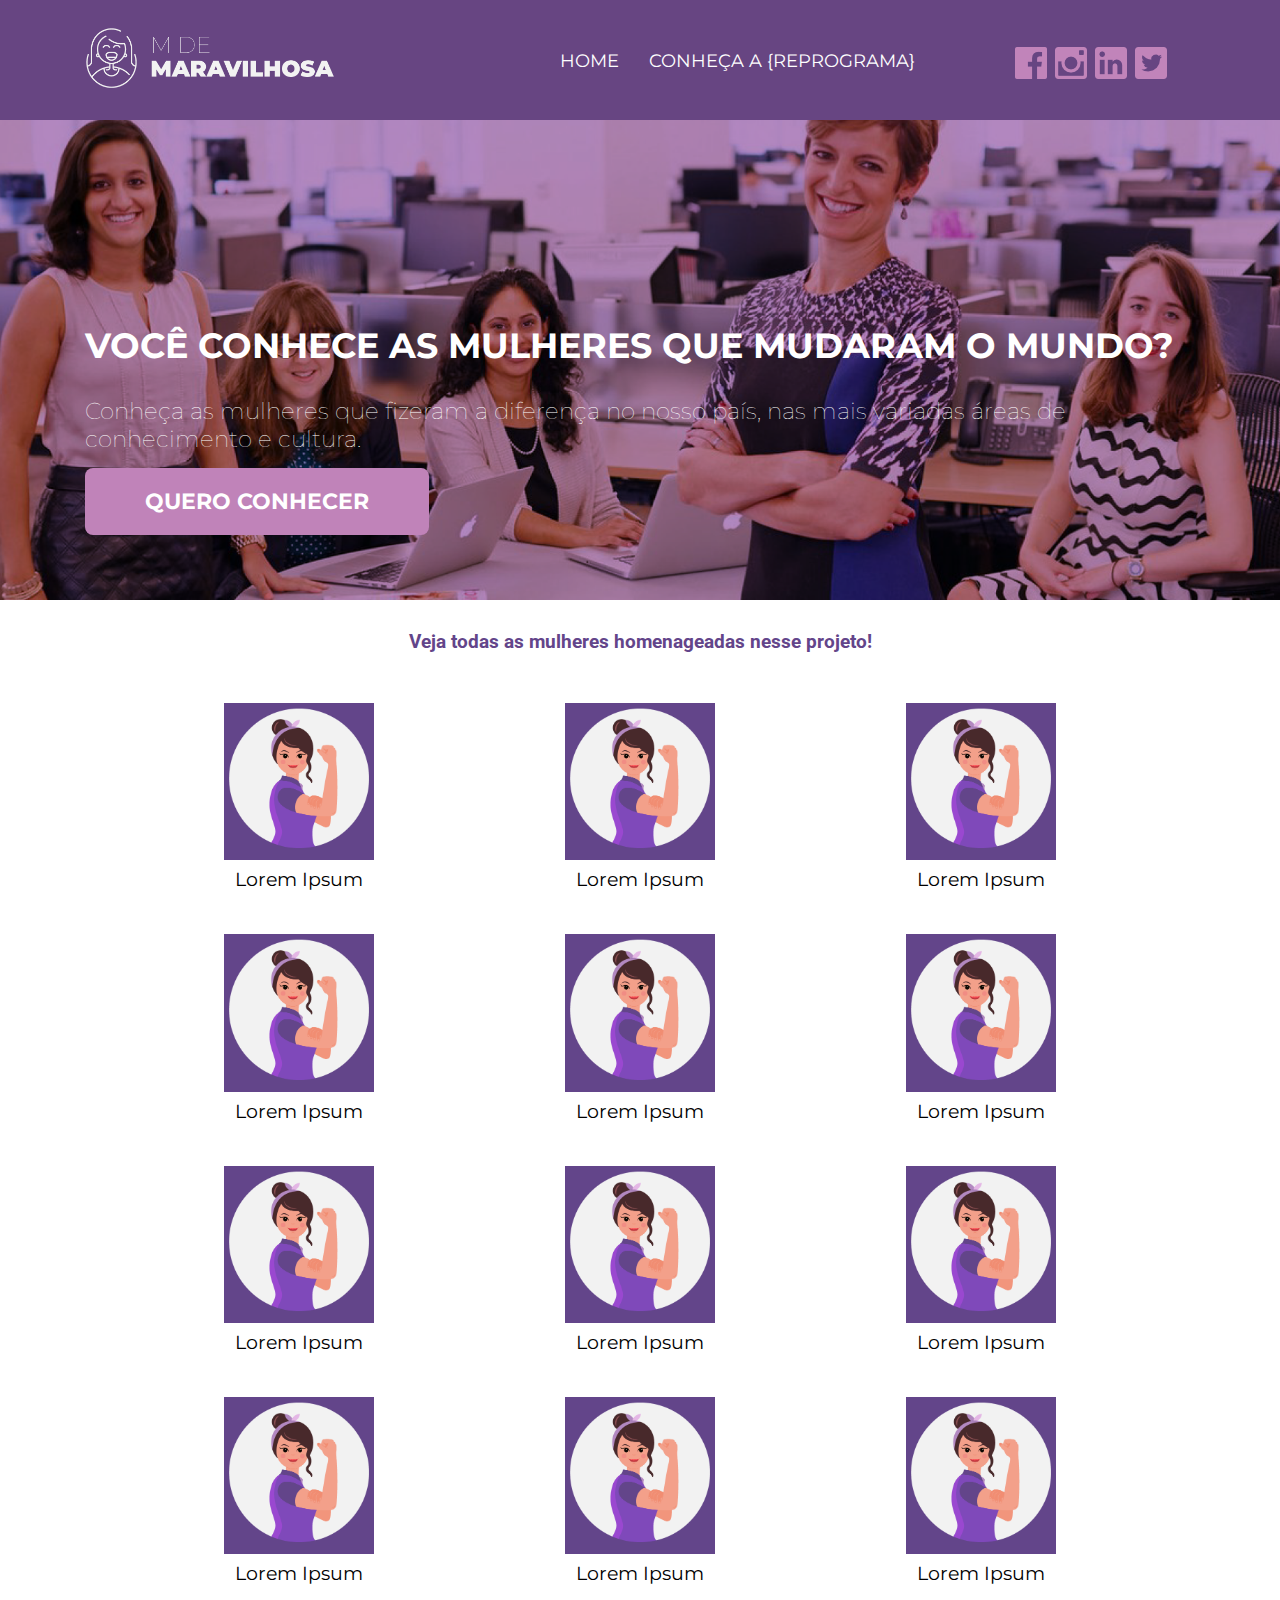
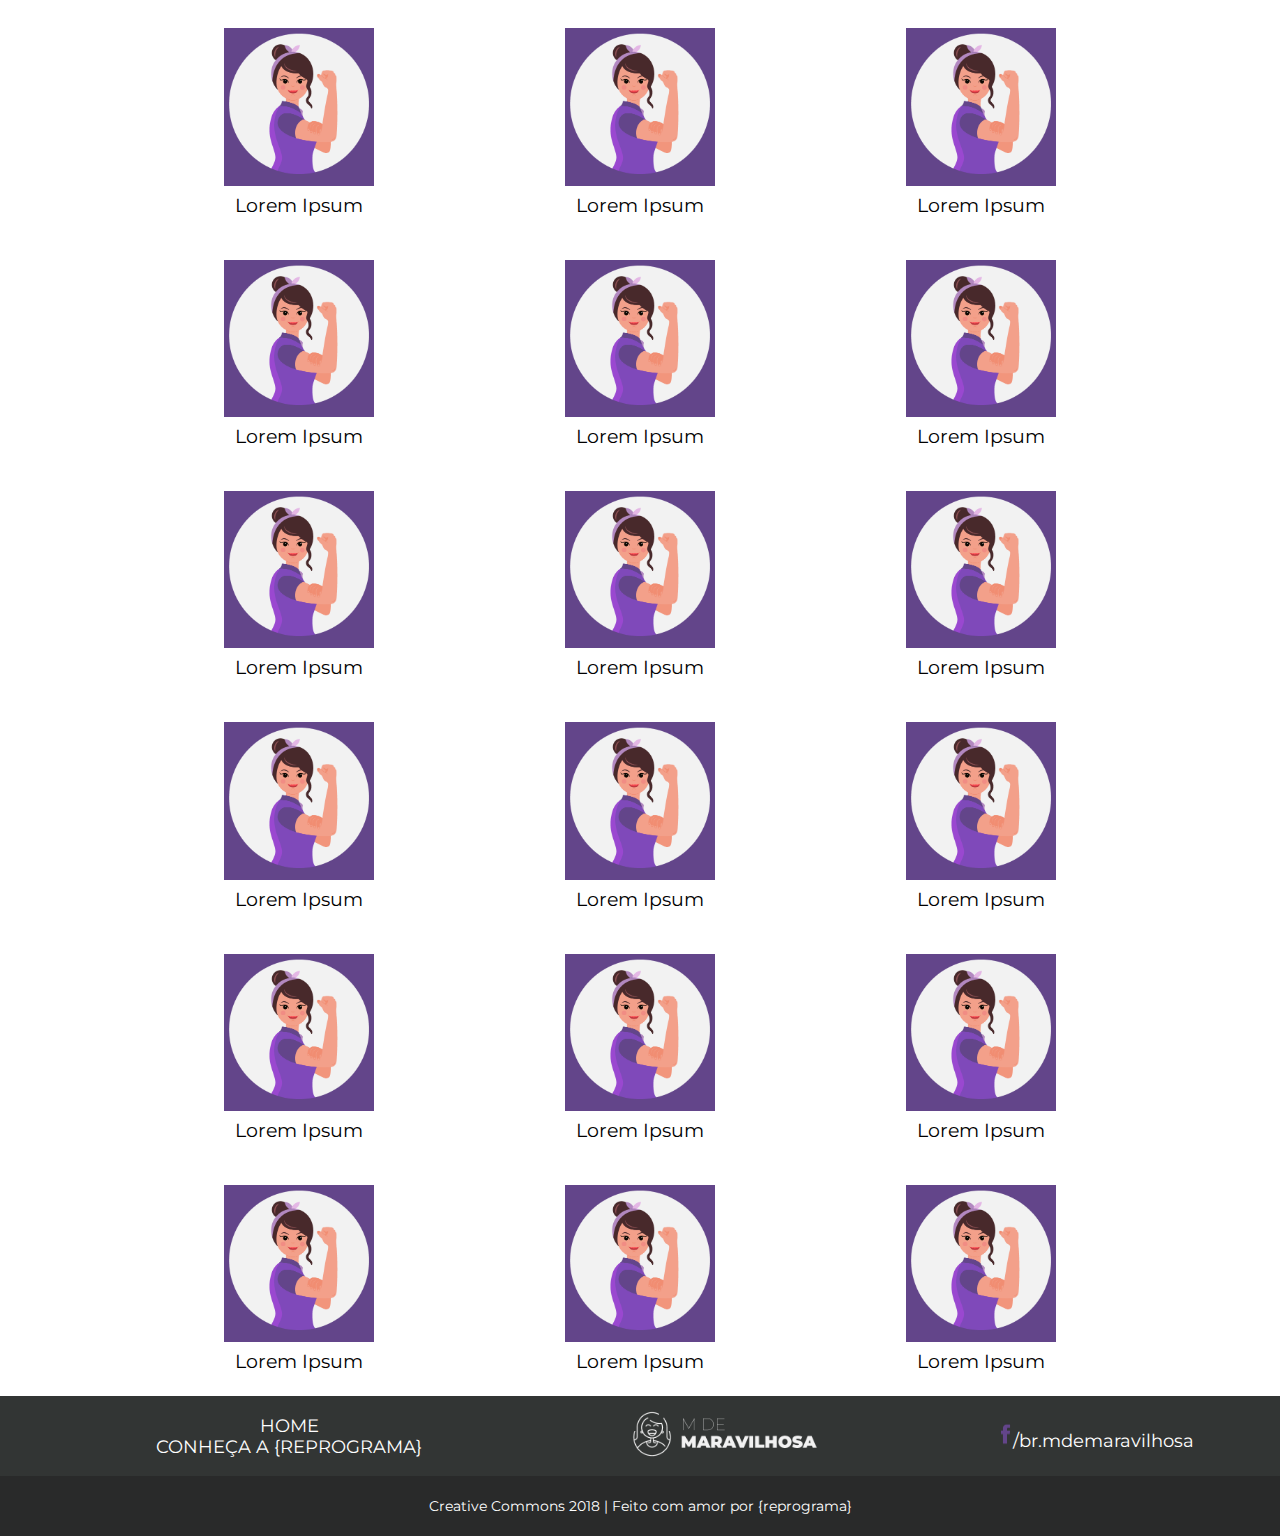
<file: MODULE 1 - HTML&CSS/3. Website - M de Maravilhosas/index.html>
<!DOCTYPE html>
<html>
<head>
    <meta charset="utf-8"/>
    <title>M de Maravilhosas - Bruna Gil</title>
    <meta name="viewport" content="width=device-width, initial-scale=1">
    <link href="https://fonts.googleapis.com/css?family=Montserrat:400,600|Roboto:400,700" rel="stylesheet">
    <link rel="stylesheet" href="css/style.css"/>

</head>

<body>
    
<!-- NAV, WEBSITE LOGO, SOCIAL MEDIA, MOBILE MENU -->

<nav>  

    <div class="topbar-box"> 

        <div class="topbar__logo-image">
            <img src="img/logo-white.png" alt="Logo do site M de Maravilhosas">
        </div>


        <div class="topbar__menu desktop-display">
            <ul class="topbar__menu_items">
                <li><a href="#">Home</a></li>
                <li><a href="#">Conheça a {reprograma}</a></li>
            </ul>
        </div>
        <div class="topbar__social-media desktop-display">
            <a href="#"> <img src="img/icon-facebook.png" alt="icone do facebook"> </a>
            <a href="#"> <img src="img/icon-instagram.png" alt="icone do instagram"></a>
            <a href="#"> <img src="img/icon-linkedin.png" alt="icone do linkedin"></a>
            <a href="#"> <img src="img/icon-twitter.png" alt="icone do twitter"></a>
        </div>

    <!-- MENU MOBILE -->            
        <div class="mobile-menu">
            <a href="#"><img src="img/menu-nav.png" class= "mobile-menu__image" alt="Menu mobile"></a>
        </div>

    </div>    
</nav> 



    <!-- BANNER, H1, H2, BTN-LINK -->
    <header class="header">  

        <div class="container-banner">
            <h1 class="banner__title">Você conhece as mulheres que mudaram o mundo?</h1>
            <h2 class="banner__subtitle">Conheça as mulheres que fizeram a diferença no nosso país, nas mais variadas áreas de conhecimento e cultura.</h2>        
            <a href="#" class="btn btn-banner">Quero conhecer</a>
        </div>
        
    </header>

    <!-- WEBSITE CONTENT, PAGE-LINKS -->
    <main> 

        <section class="title">
            <div class="main__title">
                <h3 class="main__title_roboto-purple">Veja todas as mulheres homenageadas nesse projeto!</h3>
            </div>
        </section>    

        <section class="profiles">

            <div class="container-3box">
            
                <div class="woman__profile">
                    <a href="#" class="woman__profile_image"><img src="img/img-mulher.png" alt="Foto da fulana de tal"></a>
                    <p class="woman__profile_name">Lorem Ipsum</p>
                </div>

                <div class="woman__profile">
                        <a href="#" class="woman__profile_image"><img src="img/img-mulher.png" alt="Foto da fulana de tal"></a>
                        <p class="woman__profile_name">Lorem Ipsum</p>
                </div>

                <div class="woman__profile">
                        <a href="#" class="woman__profile_image"><img src="img/img-mulher.png" alt="Foto da fulana de tal"></a>
                        <p class="woman__profile_name">Lorem Ipsum</p>
                </div>
            </div>


            <div class="container-3box">
            
                <div class="woman__profile">
                    <a href="#" class="woman__profile_image"><img src="img/img-mulher.png" alt="Foto da fulana de tal"></a>
                    <p class="woman__profile_name">Lorem Ipsum</p>
                    </div>
    
                <div class="woman__profile">
                    <a href="#" class="woman__profile_image"><img src="img/img-mulher.png" alt="Foto da fulana de tal"></a>
                    <p class="woman__profile_name">Lorem Ipsum</p>
                    </div>
    
                    <div class="woman__profile">
                    <a href="#" class="woman__profile_image"><img src="img/img-mulher.png" alt="Foto da fulana de tal"></a>
                    <p class="woman__profile_name">Lorem Ipsum</p>
                </div>
            </div>

            <div class="container-3box">

                <div class="woman__profile">
                    <a href="#" class="woman__profile_image"><img src="img/img-mulher.png" alt="Foto da fulana de tal"></a>
                    <p class="woman__profile_name">Lorem Ipsum</p>
                </div>
    
                <div class="woman__profile">
                    <a href="#" class="woman__profile_image"><img src="img/img-mulher.png" alt="Foto da fulana de tal"></a>
                    <p class="woman__profile_name">Lorem Ipsum</p>
                </div>
    
                <div class="woman__profile">
                    <a href="#" class="woman__profile_image"><img src="img/img-mulher.png" alt="Foto da fulana de tal"></a>
                    <p class="woman__profile_name">Lorem Ipsum</p>
                </div>
            </div>


            <div class="container-3box">

                <div class="woman__profile">
                    <a href="#" class="woman__profile_image"><img src="img/img-mulher.png" alt="Foto da fulana de tal"></a>
                    <p class="woman__profile_name">Lorem Ipsum</p>
                </div>
        
                <div class="woman__profile">
                    <a href="#" class="woman__profile_image"><img src="img/img-mulher.png" alt="Foto da fulana de tal"></a>
                    <p class="woman__profile_name">Lorem Ipsum</p>
                </div>
        
                <div class="woman__profile">
                    <a href="#" class="woman__profile_image"><img src="img/img-mulher.png" alt="Foto da fulana de tal"></a>
                    <p class="woman__profile_name">Lorem Ipsum</p>
                </div>
            </div>

            <div class="container-3box">
            
                <div class="woman__profile">
                    <a href="#" class="woman__profile_image"><img src="img/img-mulher.png" alt="Foto da fulana de tal"></a>
                    <p class="woman__profile_name">Lorem Ipsum</p>
                </div>

                <div class="woman__profile">
                    <a href="#" class="woman__profile_image"><img src="img/img-mulher.png" alt="Foto da fulana de tal"></a>
                    <p class="woman__profile_name">Lorem Ipsum</p>
                </div>

                <div class="woman__profile">
                    <a href="#" class="woman__profile_image"><img src="img/img-mulher.png" alt="Foto da fulana de tal"></a>
                    <p class="woman__profile_name">Lorem Ipsum</p>
                </div>
            </div>

            <div class="container-3box">
            
                <div class="woman__profile">
                    <a href="#" class="woman__profile_image"><img src="img/img-mulher.png" alt="Foto da fulana de tal"></a>
                    <p class="woman__profile_name">Lorem Ipsum</p>
                </div>

                <div class="woman__profile">
                    <a href="#" class="woman__profile_image"><img src="img/img-mulher.png" alt="Foto da fulana de tal"></a>
                    <p class="woman__profile_name">Lorem Ipsum</p>
                </div>

                <div class="woman__profile">
                    <a href="#" class="woman__profile_image"><img src="img/img-mulher.png" alt="Foto da fulana de tal"></a>
                    <p class="woman__profile_name">Lorem Ipsum</p>
                </div>
            </div>

            <div class="container-3box">
            
                <div class="woman__profile">
                    <a href="#" class="woman__profile_image"><img src="img/img-mulher.png" alt="Foto da fulana de tal"></a>
                    <p class="woman__profile_name">Lorem Ipsum</p>
                </div>
    
                <div class="woman__profile">
                    <a href="#" class="woman__profile_image"><img src="img/img-mulher.png" alt="Foto da fulana de tal"></a>
                    <p class="woman__profile_name">Lorem Ipsum</p>
                </div>
    
                <div class="woman__profile">
                    <a href="#" class="woman__profile_image"><img src="img/img-mulher.png" alt="Foto da fulana de tal"></a>
                    <p class="woman__profile_name">Lorem Ipsum</p>
                </div>
            </div>
                
            <div class="container-3box">
            
                <div class="woman__profile">
                    <a href="#" class="woman__profile_image"><img src="img/img-mulher.png" alt="Foto da fulana de tal"></a>
                    <p class="woman__profile_name">Lorem Ipsum</p>
                </div>
        
                <div class="woman__profile">
                    <a href="#" class="woman__profile_image"><img src="img/img-mulher.png" alt="Foto da fulana de tal"></a>
                    <p class="woman__profile_name">Lorem Ipsum</p>
                </div>
        
                <div class="woman__profile">
                    <a href="#" class="woman__profile_image"><img src="img/img-mulher.png" alt="Foto da fulana de tal"></a>
                    <p class="woman__profile_name">Lorem Ipsum</p>
                </div>
            </div>
                    
            <div class="container-3box">
            
                <div class="woman__profile">
                    <a href="#" class="woman__profile_image"><img src="img/img-mulher.png" alt="Foto da fulana de tal"></a>
                    <p class="woman__profile_name">Lorem Ipsum</p>
                </div>
            
                <div class="woman__profile">
                    <a href="#" class="woman__profile_image"><img src="img/img-mulher.png" alt="Foto da fulana de tal"></a>
                    <p class="woman__profile_name">Lorem Ipsum</p>
                </div>
            
                <div class="woman__profile">
                    <a href="#" class="woman__profile_image"><img src="img/img-mulher.png" alt="Foto da fulana de tal"></a>
                    <p class="woman__profile_name">Lorem Ipsum</p>
                </div>
            </div>
                        
            <div class="container-3box">
            
                <div class="woman__profile">
                    <a href="#" class="woman__profile_image"><img src="img/img-mulher.png" alt="Foto da fulana de tal"></a>
                    <p class="woman__profile_name">Lorem Ipsum</p>
                </div>
                
                <div class="woman__profile">
                    <a href="#" class="woman__profile_image"><img src="img/img-mulher.png" alt="Foto da fulana de tal"></a>
                    <p class="woman__profile_name">Lorem Ipsum</p>
                </div>
                
                <div class="woman__profile">
                    <a href="#" class="woman__profile_image"><img src="img/img-mulher.png" alt="Foto da fulana de tal"></a>
                    <p class="woman__profile_name">Lorem Ipsum</p>
                </div>
            </div>                        

        </section>    
    </main>


<!-- MENU LINKS, LOGO, FACEBOOK SOCIAL MEDIA, COPYRIGHT -->
    <footer> 

        <section class="container-3box footer-color">
            <div class="footer__menu">
                <ul class="footer__menu_items">
                    <li><a href="#">Home</a></li>
                    <li><a href="#">Conheça a {reprograma}</a></li>
                </ul>
            </div>

            <div class="footer__logo-image">
                <img src="img/logo-white.png" class="logo-footer" alt="Logo do site M de Maravilhosas">
            </div>

            <div class="footer__facebook-link">
                <a href="#"><img src="img/fb-icone.png" class= "facebook-icon" alt="icone do Facebook da M de Maravilhosas">/br.mdemaravilhosa</a>
            </div>
        </section>

        <div class="copyright">
            <p class="footer__copyright">Creative Commons 2018 | Feito com amor por {reprograma}</p>
        </div>
    </footer>

</body>
</html>
</file>
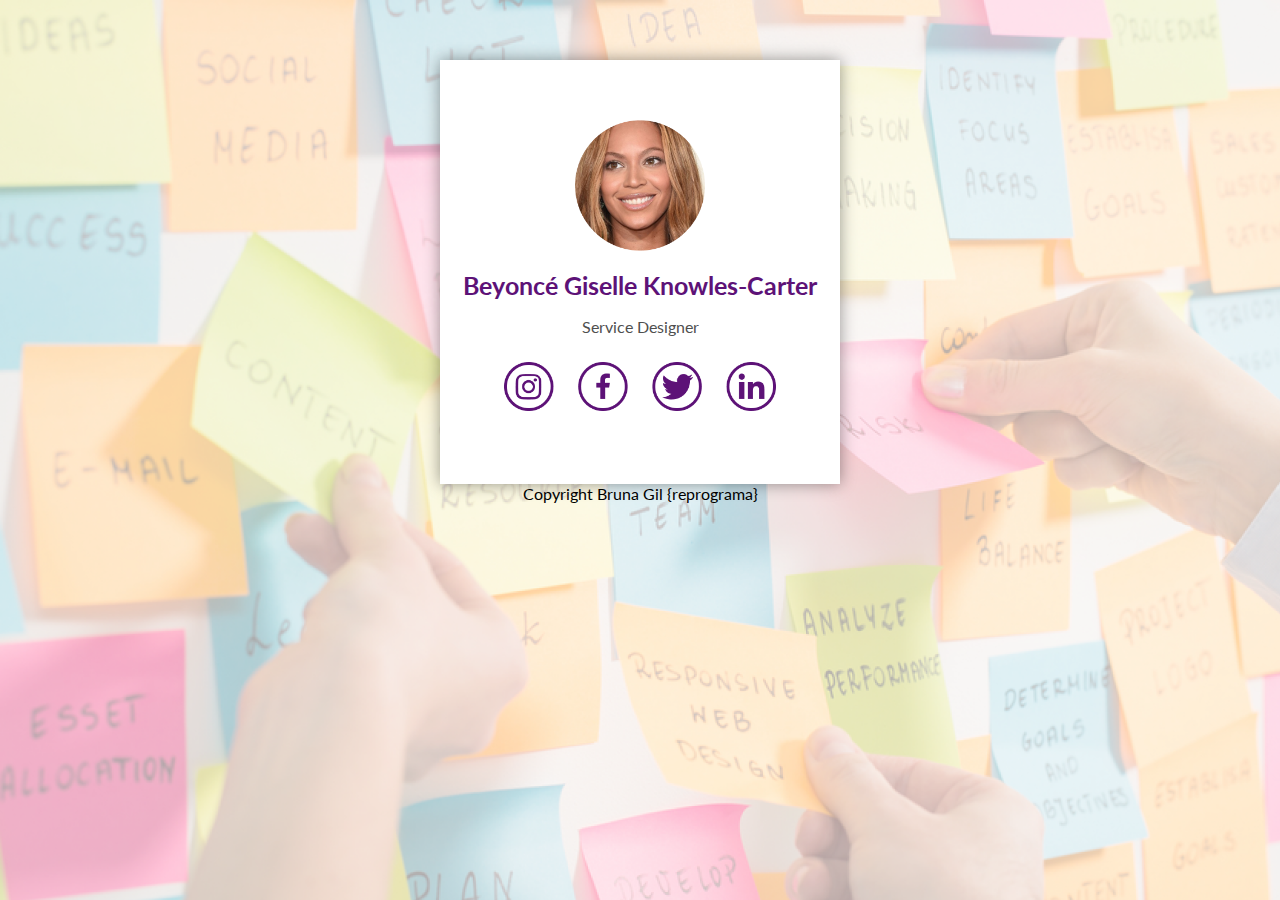
<file: MODULE 1 - HTML&CSS/1. Basic Exercises/02. Beyonce-profile/index.html>
<!doctype html>
<html>
    <head>
      <meta charset="utf-8">
      <title>Beyonce</title>
      <link href="https://fonts.googleapis.com/css?family=Lato:400,700" rel="stylesheet">
      
      <link rel="stylesheet" href= "css/style.css"
    </head>
<body>
    
  <div class ="secao">

    <div class ="foto">
      <img src="img/beyonce.png" alt="foto da Beyonce">
      <h1> Beyoncé Giselle Knowles-Carter</h1>
      <p>Service Designer</p>
  </div>

    <div class ="redes-sociais">
      <a href="#"><img src="img/instagram.png" alt="icone do instagram">
      </a>
      <a href="#"><img src="img/facebook.png" alt="icone do facebook">
      <a href="#"><img src="img/twitter.png" alt="icone do twitter">
      <a href="#"><img src="img/linkedin.png" alt="icone do linkedin">
  </div>
</div>

  <footer>
      Copyright Bruna Gil {reprograma}
  </footer>

</body>
</html>
</file>
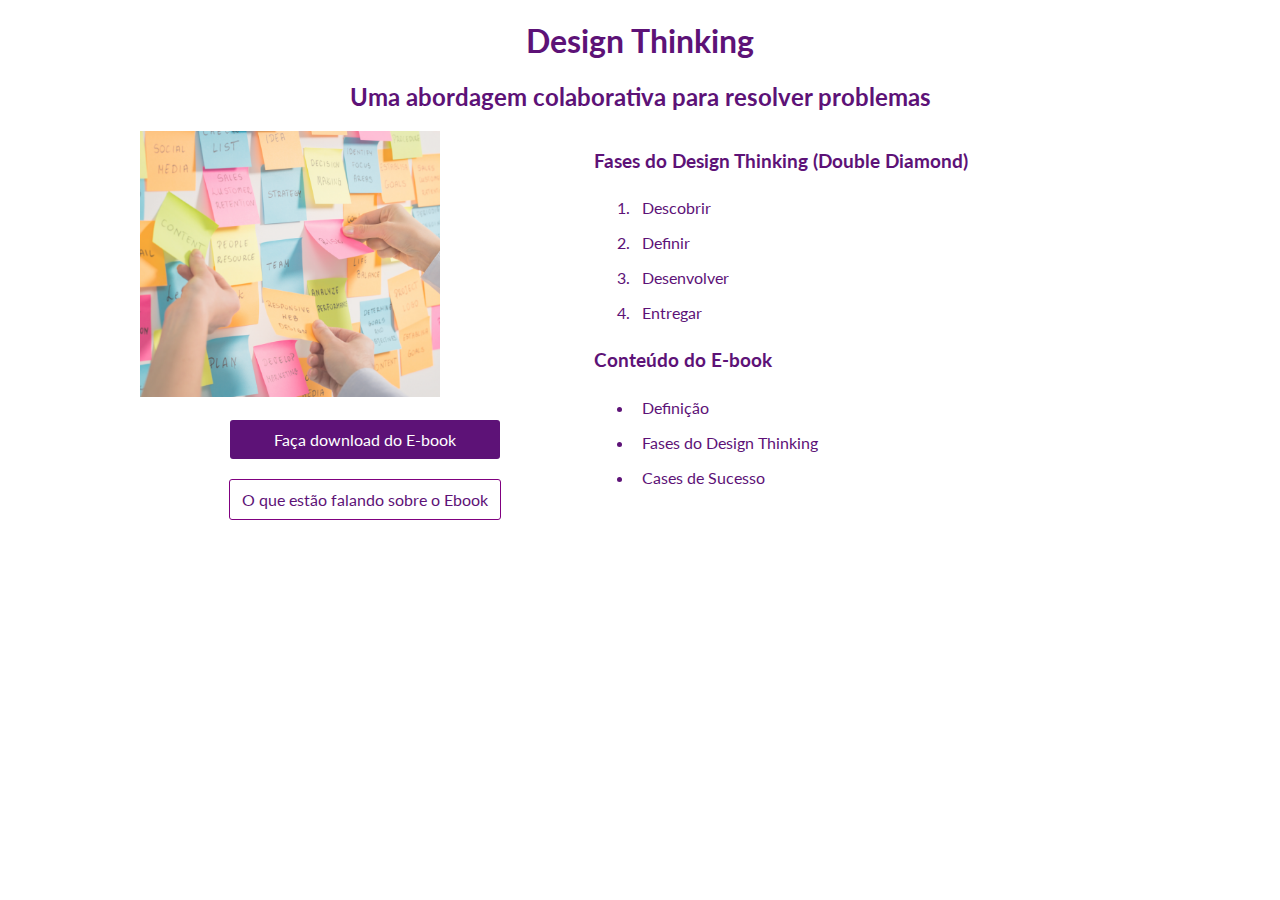
<file: MODULE 1 - HTML&CSS/1. Basic Exercises/03. Design thinking-page/index.html>
<!DOCTYPE html>
<html>
    <head>

        <meta charset="utf-8" />
        <title>Design Thinking - Bruna Gil</title>
        <link href="https://fonts.googleapis.com/css?family=Lato:400,700" rel="stylesheet">
        <link rel="stylesheet" href= "css/style.css"

    </head>

<body>
        <div class="principal">

        <div class="titulos">
            <h1>Design Thinking</h1>
            <h2>Uma abordagem colaborativa para resolver problemas</h2>
        </div>

         <div class="principal-esquerda">
            <img src="img/fundo-quadrado.png" alt="Foto com post-its">
            <a href="#" class="btn btn-roxo"> Faça download do E-book </a>
            <a href="#" class="btn btn-branco"> O que estão falando sobre o Ebook </a>

        </div>
     
       
        <div class="listas">

        <div class="lista-1">
            <h3>Fases do Design Thinking (Double Diamond)</h3>
            <ol>
                    <li>Descobrir</li>
                    <li>Definir</li>
                    <li>Desenvolver</li>
                    <li>Entregar</li>
            </ol>
        </div>

    
        <div class="lista-2">
            <h3>Conteúdo do E-book </h3>
            <ul>
                    <li>Definição </li>
                    <li>Fases do Design Thinking</li>
                    <li>Cases de Sucesso</li>
            </ul>
        </div>
    </div>
    </div>
    </body>
</html>
</file>
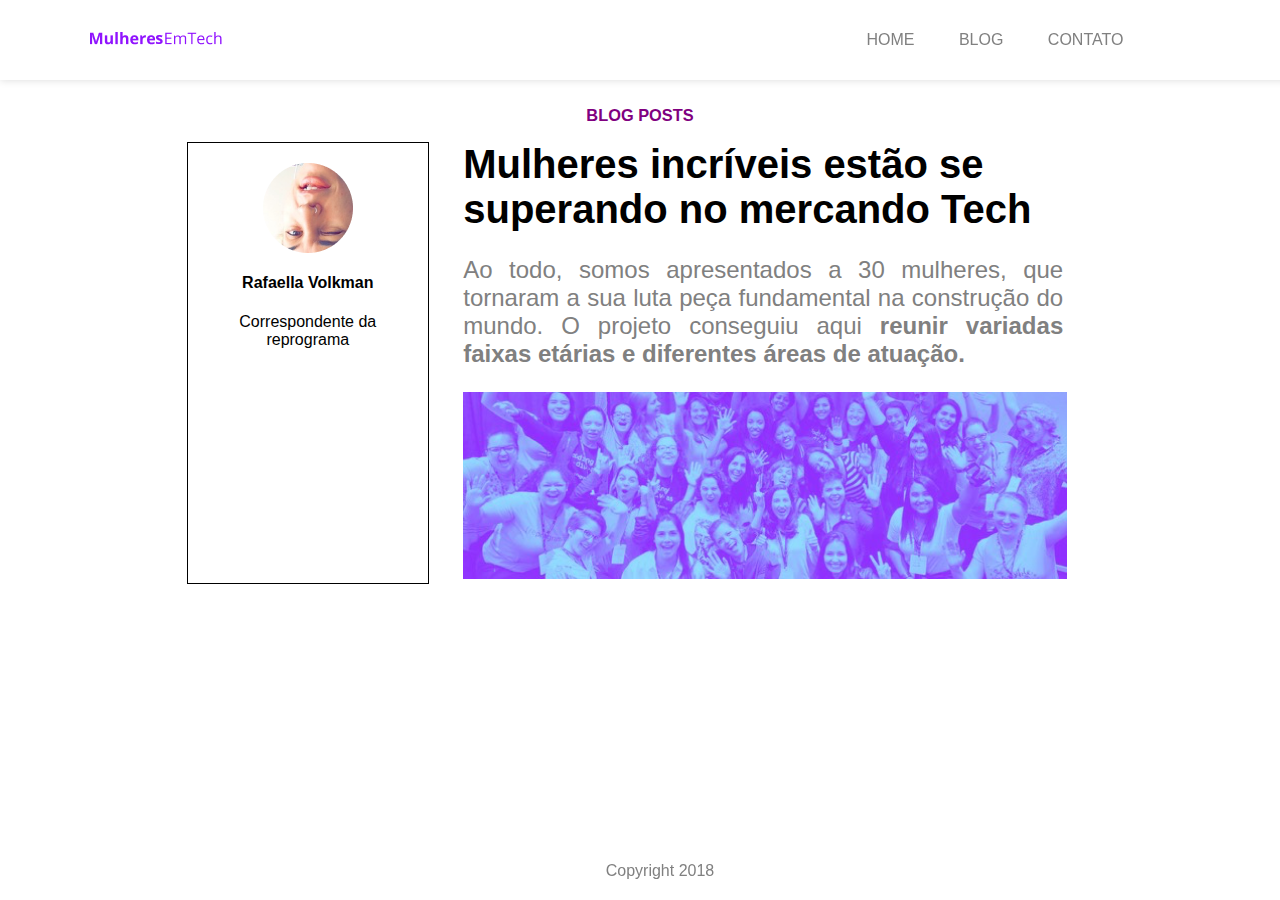
<file: MODULE 1 - HTML&CSS/1. Basic Exercises/04. Semantic html-blog/index.html>
<DOCTYPE! html>

<html>
    <head>

      <meta charset="utf-8" />
      <title> Blog MulheresinTech</title>
      <link href="https://fonts.googleapis.com/css?family=Open+Sans:400,700" rel="stylesheet">
      <link rel="stylesheet" type="text/css" href="css/style.css" />

    </head>

  <body>

  <nav class="topbar">
      <div class="container"> 
        <a href="#" class="imagem">
          <img src="img/logo.png" alt="Logo das Mulheres in Tech">
        </a>

        <ul class="menu">
          <li class="menu__item">
              <a href="#">Home</a>
            </li>
          <li class="menu__item">
              <a href="#">Blog</a>
          </li>
          <li class="menu__item">
              <a href="#">Contato</a>
          </li>
        </ul>
    </div>
  </nav>

    <header>
          <h3> BLOG POSTS </h3>
    </header>

    <section>

      <aside> <!-- De acordo com o método BEM, é bom especificar e colocar um aside class = "autora" -->
          <img src="img/author_profile.png" alt="Imagem da autora do artigo"> 

          <!-- De acordo com o método BEM, é bom especificar e colocar um aside class = "autora__nome" -->
          <h4>Rafaella Volkman</h4>
          <!-- De acordo com o método BEM, é bom especificar e colocar um aside class = "autora__ocupacao" -->
          <span>Correspondente da reprograma</span>
      </aside>

      <main>
      
        <article> <!-- De acordo com o método BEM, é bom especificar e colocar um article class = "artigo" -->
          <h1>Mulheres incríveis estão se superando no mercando Tech</h1>
          <!-- De acordo com o método, é bom especificar e colocar um article class = "artigo" -->
          <p>Ao todo, somos apresentados a 30 mulheres, que tornaram a sua luta peça fundamental na construção do mundo. O projeto conseguiu aqui <strong>reunir variadas faixas etárias e diferentes áreas de atuação.</strong></p>
        
          <img src="img/img_mulheres.png" alt="Foto com gradiente roxo de várias mulheres que participaram de uma iniciativa de tecnologia">
        </article>
      </main>
    </section>

      <footer class ="rodape">
        <p>Copyright 2018</p>
      </footer>
  </body>
</html>
</file>
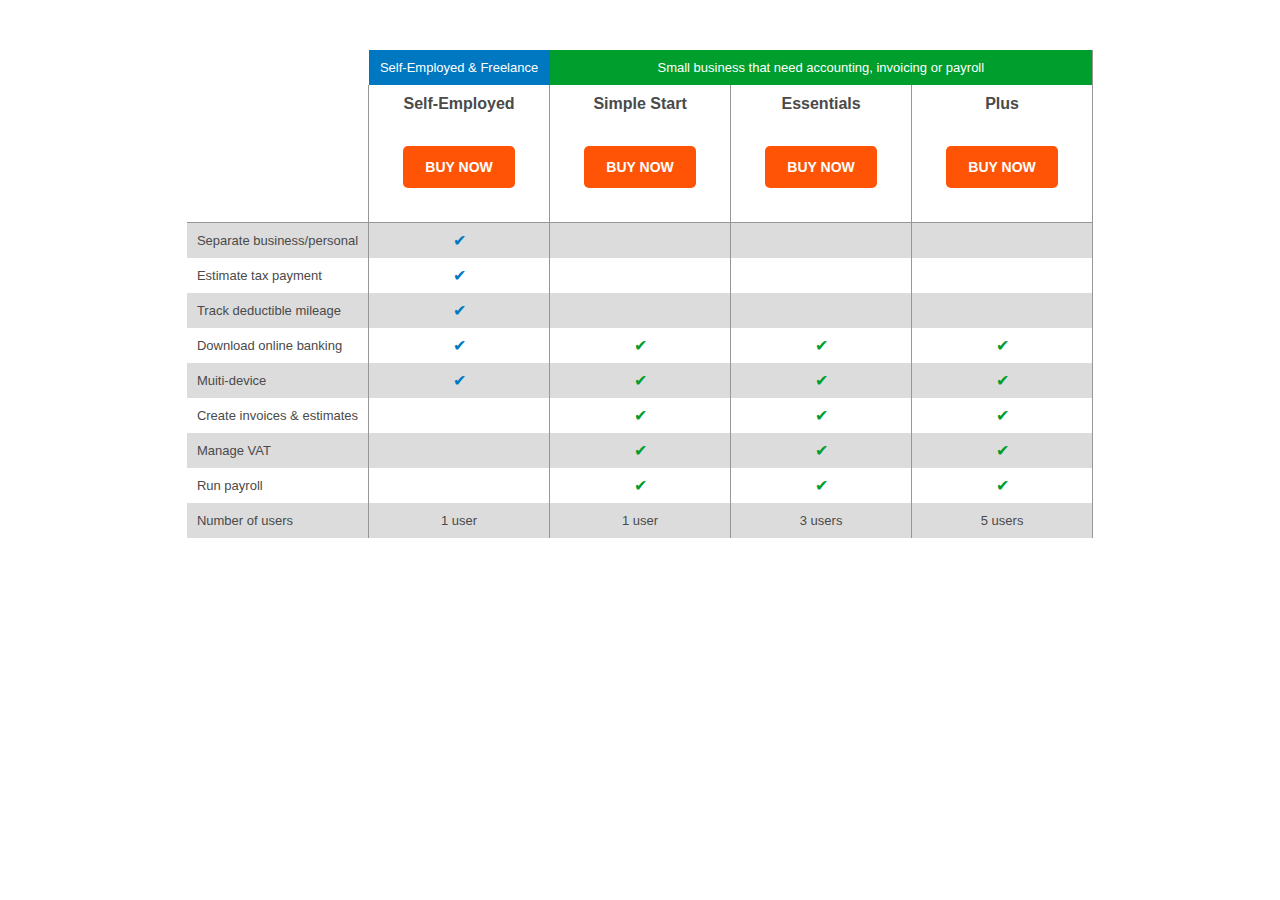
<file: MODULE 1 - HTML&CSS/1. Basic Exercises/05. Table/index.html>
<!doctype html>
<html>

<head>
  <meta charset="utf-8" />
  <title>Tabela ingrata</title>
  <link href="https://fonts.googleapis.com/css?family=Open+Sans:400,700" rel="stylesheet">
  <link rel="stylesheet" type="text/css" href="css/style.css" />
</head>

<body>

  <table>
    <thead>
      <tr>      
        <th class="intro">
          <th class="intro__titulo1">Self-Employed & Freelance</th>
          <th class="intro__titulo2" colspan="3"> Small business that need accounting, invoicing or payroll</th>
        </th>
        </tr>

        <tr> 
          <th class="services">
            <th class="service__title">Self-Employed
                <a href="#" class="btn">Buy Now</a></th>
            <th class="service__title">Simple Start
                <a href="#" class="btn">Buy Now</a></th>
            <th class="service__title">Essentials
                <a href="#" class="btn">Buy Now</a></th>
            <th class="service__title">Plus
                <a href="#" class="btn">Buy Now</a></th>
        </th>          
      </tr>
    </thead>

    <tbody class="tabela-corpo">
        <tr class="benefit_1">
          <td class="benefit__title">Separate business/personal</td>
          <td class="blue_check">✔</td>
          <td></td>
          <td></td>
          <td></td>
        </tr>

        <tr class="benefit_2">
          <td class="benefit__title">Estimate tax payment</td>
          <td class="blue_check">✔</td>
          <td></td>
          <td></td>
          <td></td>
        </tr>  

        <tr class="benefit_3">
          <td class="benefit__title">Track deductible mileage</td>
          <td class="blue_check">✔</td>
          <td></td>
          <td></td>
          <td></td>
        </tr>

    
        <tr class="benefit_4">
          <td class="benefit__title">Download online banking</td>
          <td class="blue_check">✔</td>
          <td class="green_check">✔</td>
          <td class="green_check">✔</td>
          <td class="green_check">✔</td>
        </tr>

        <tr class="benefit_5">
          <td class="benefit__title">Muiti-device</td>
          <td class= "blue_check">✔</td>
          <td class="green_check">✔</td>
          <td class="green_check">✔</td>
          <td class="green_check">✔</td>
        </tr>

        <tr class="benefit_6">
          <td class="benefit__title">Create invoices & estimates</td>
          <td></td>
          <td class="green_check">✔</td>
          <td class="green_check">✔</td>
          <td class="green_check">✔</td>
        </tr>

        <tr class="benefit_7">
          <td class="benefit__title">Manage VAT</td>
          <td></td>
          <td class="green_check">✔</td>
          <td class="green_check">✔</td>
          <td class="green_check">✔</td>
        </tr>
      
        <tr class="benefit_8">
          <td class="benefit__title">Run payroll</td>
          <td></td>
          <td class="green_check">✔</td>
          <td class="green_check">✔</td>
          <td class="green_check">✔</td>
        </tr>

        <tr class="benefit_9">
          <td class="benefit__title">Number of users</td>
          <td class="benefit__title_user">1 user</td>
          <td class="benefit__title_user">1 user</td>
          <td class="benefit__title_user">3 users</td>
          <td class="benefit__title_user">5 users</td>
        </tr>
      </tr>
    </tbody>
  </table>
</body>
</html>
</file>
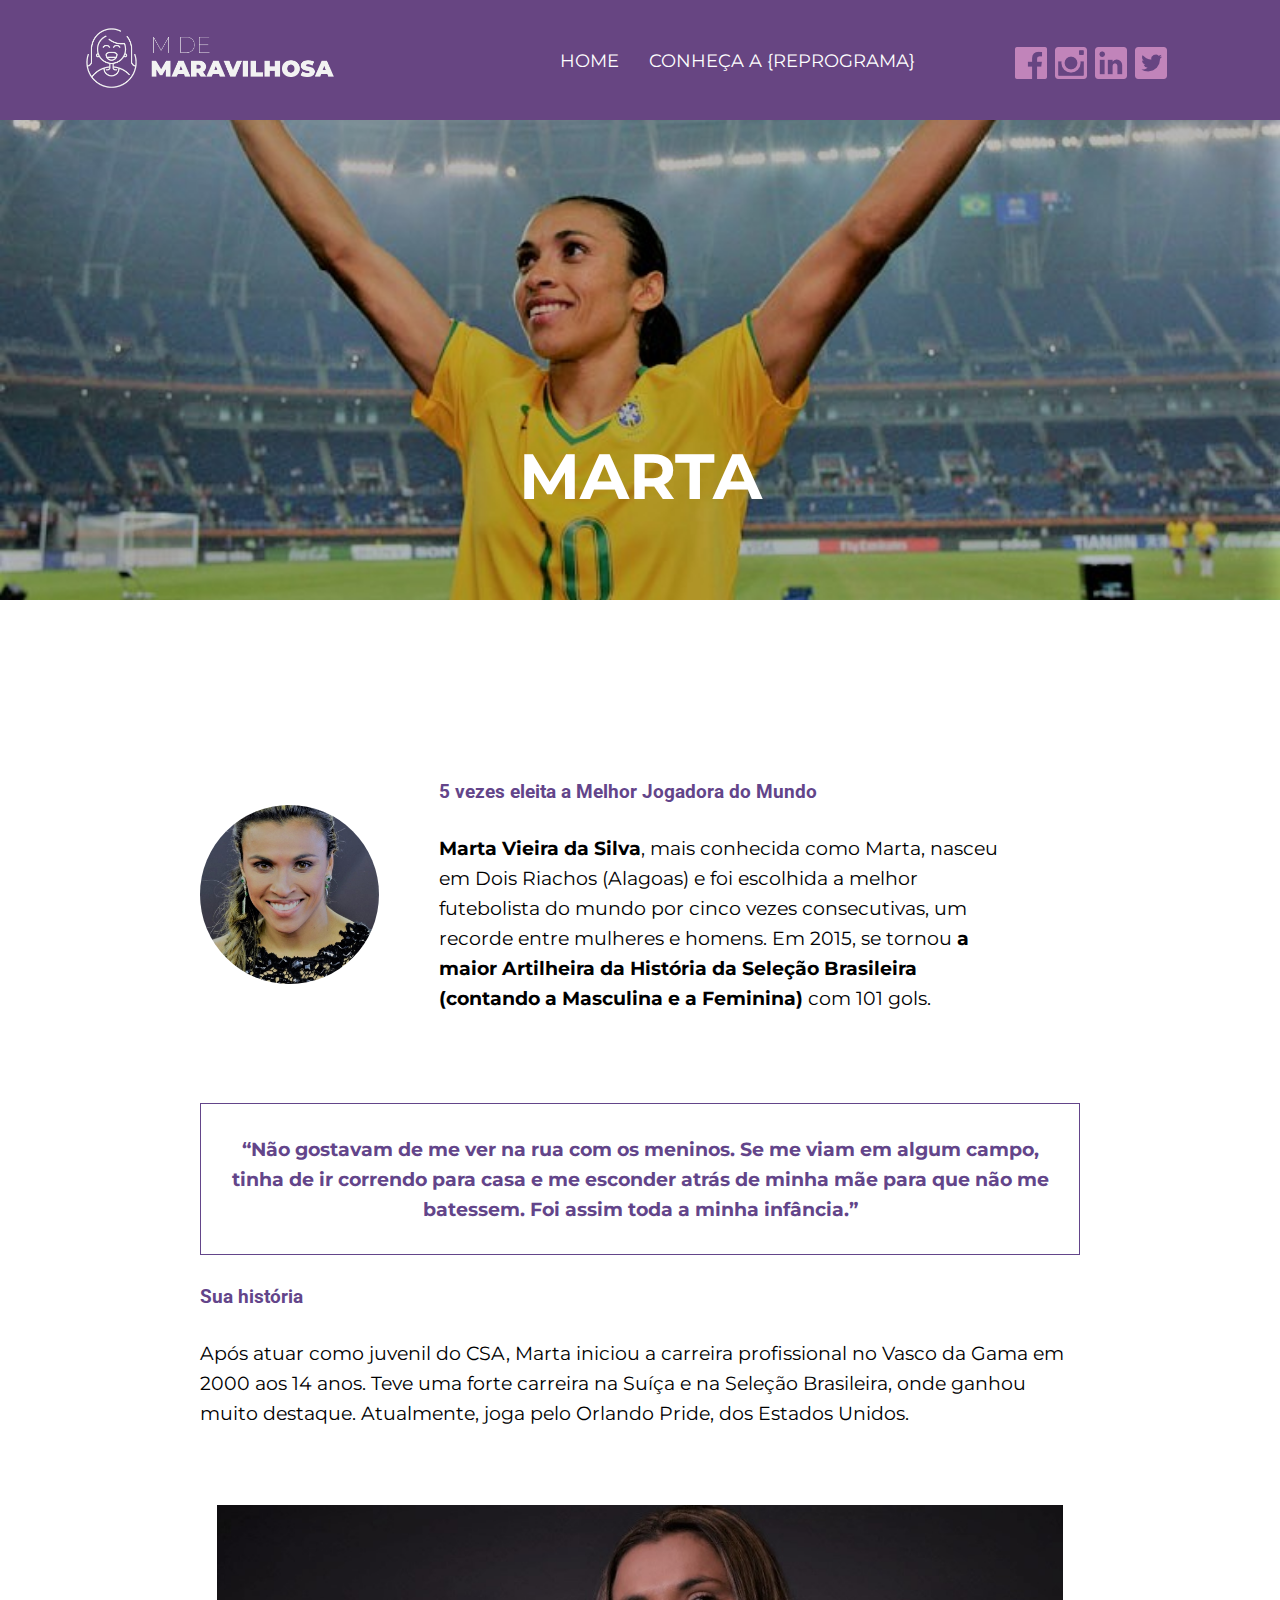
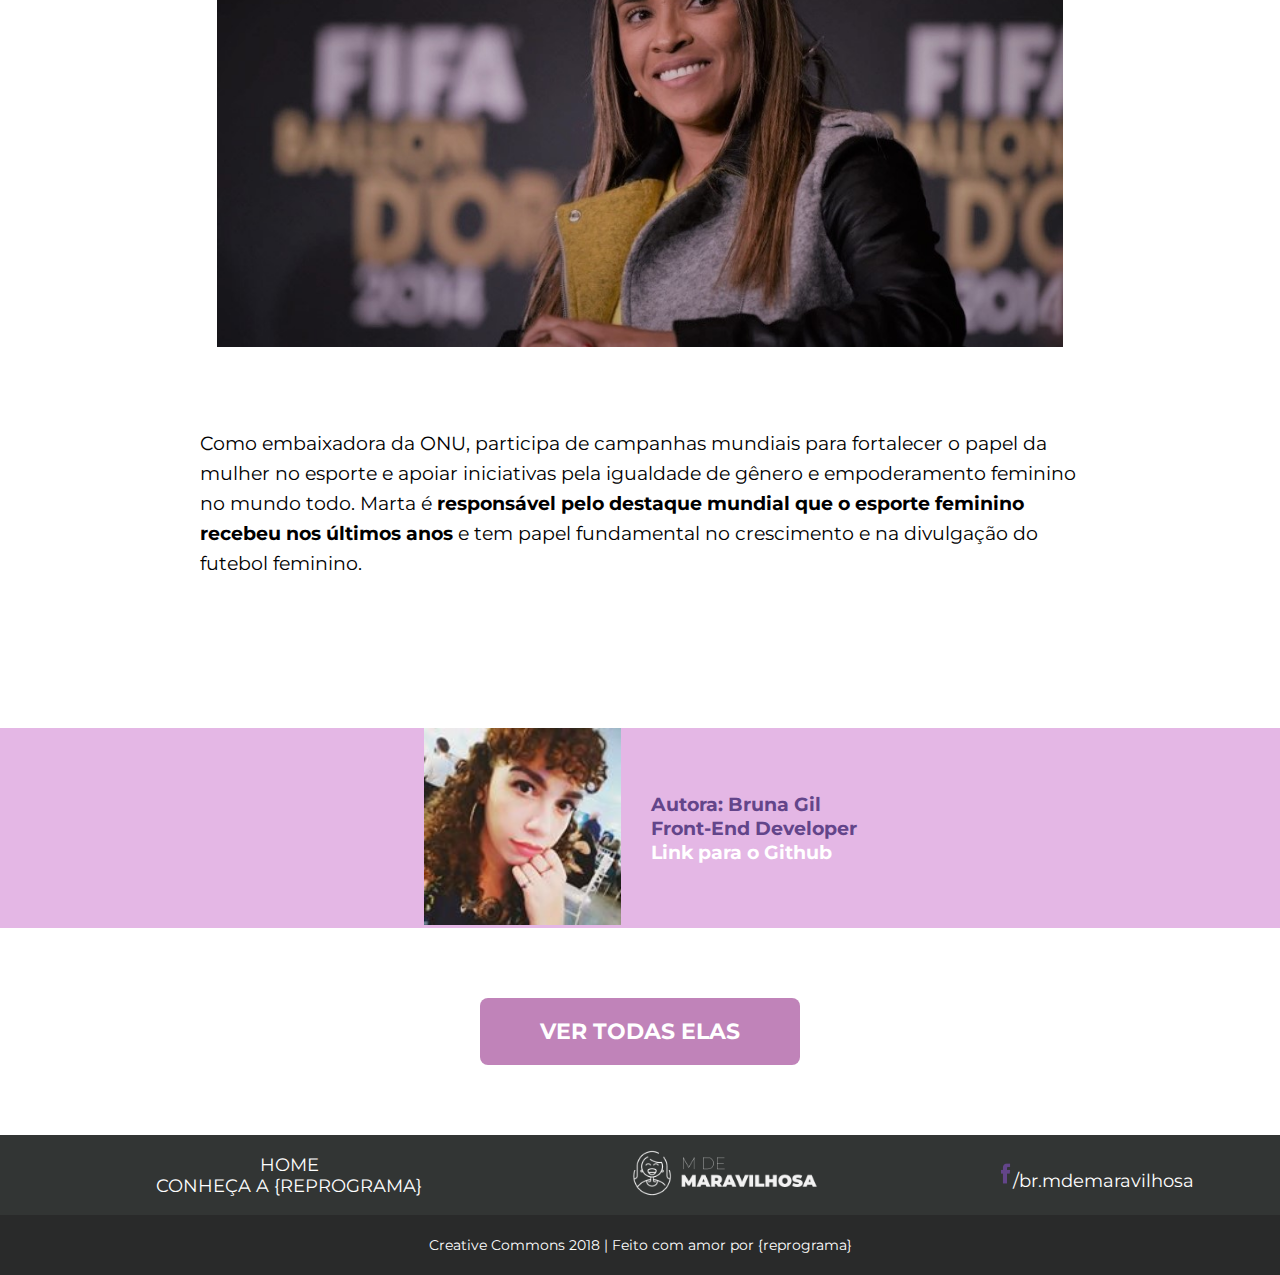
<file: MODULE 1 - HTML&CSS/3. Website - M de Maravilhosas/perfil/marta-silva.html>
<!DOCTYPE html>
<html>
<head>
    <meta charset="utf-8"/>
    <title>Perfil - Marta Silva </title>
    <meta name="viewport" content="width=device-width, initial-scale=1">
    <link href="https://fonts.googleapis.com/css?family=Montserrat:400,600|Roboto:400,700" rel="stylesheet">
    <link rel="stylesheet" href="../css/style.css"/>
</head>

<body>
    
<!-- NAV, WEBSITE LOGO, SOCIAL MEDIA, MOBILE MENU -->
<nav>  

    <div class="topbar-box"> 

        <div class="topbar__logo-image">
            <img src="../img/logo-white.png" alt="Logo do site M de Maravilhosas">
        </div>


        <div class="topbar__menu desktop-display">
            <ul class="topbar__menu_items">
                <li><a href="#">Home</a></li>
                <li><a href="#">Conheça a {reprograma}</a></li>
            </ul>
        </div>
        <div class="topbar__social-media desktop-display">
            <a href="#"> <img src="../img/icon-facebook.png" alt="icone do facebook"> </a>
            <a href="#"> <img src="../img/icon-instagram.png" alt="icone do instagram"></a>
            <a href="#"> <img src="../img/icon-linkedin.png" alt="icone do linkedin"></a>
            <a href="#"> <img src="../img/icon-twitter.png" alt="icone do twitter"></a>
        </div>

    <!-- MENU MOBILE -->            
        <div class="mobile-menu">
            <a href="#"><img src="../img/menu-nav.png" class= "mobile-menu__image" alt="Menu mobile"></a>
        </div>

    </div>    
</nav> 


<!-- HEADER - MARTA SILVA H1 AND IMAGE -->

<header class="header__Marta">  

    <div class="container-banner">
        <h1 class="banner__title_Marta">Marta</h1>
    </div>
</header>

<!-- MAIN - ABOUT MARTA SILVA -->


<main> 
    <!-- CONTAINER PARA AJUSTE DAS MARGENS -->
    <section class="container__marta">

        <!-- PRIMEIRO BOX - TITULO BAFÃO E FOTO -->
        <div class="outline">
            <div class="outline__image">
                <img src="../img/marta-profile.jpg" class="image-marta-profile" alt="imagem da Marta Silva"/>
            </div>    
            <div class="outline__text margin-profile">
                <h2 class="outline__title margin-profile">5 vezes eleita a Melhor Jogadora do Mundo</h2>
                <p class="outline__text margin-profile"> <strong>Marta Vieira da Silva</strong>, mais conhecida como Marta, nasceu em Dois Riachos (Alagoas) e foi escolhida a melhor futebolista do mundo por cinco vezes consecutivas, um recorde entre mulheres e homens. Em 2015, se tornou <strong>a maior Artilheira da História da Seleção Brasileira (contando a Masculina e a Feminina)</strong> com 101 gols.</p>
            </div>
        </div>    

        <!-- SEGUNDO BOX - QUOTE -->
        <div class="quote margin-profile">
            <p class="quote__marta border-quote margin-profile">“Não gostavam de me ver na rua com os meninos. Se me viam em algum campo, tinha de ir correndo para casa e me esconder atrás de minha mãe para que não me batessem. Foi assim toda a minha infância.”</p>
        </div>

        <div class="story">
            <h2 class="story__title margin-profile"> Sua história</h2>
            <p class="margin-profile"> Após atuar como juvenil do CSA, Marta iniciou a carreira profissional no Vasco da Gama em 2000 aos 14 anos. Teve uma forte carreira na Suíça e na Seleção Brasileira, onde ganhou muito destaque. Atualmente, joga pelo Orlando Pride, dos Estados Unidos. </p>

        <div class="marta-fifa">    
            <img src="../img/marta-baseline.jpg" alt="foto da marta em evento da fifa">
        </div>    

            <p class="margin-profile">Como embaixadora da ONU, participa de campanhas mundiais para fortalecer o papel da mulher no esporte e apoiar iniciativas pela igualdade de gênero e empoderamento feminino no mundo todo. Marta é <strong>responsável pelo destaque mundial que o esporte feminino recebeu nos últimos anos</strong> e tem papel fundamental no crescimento e na divulgação do futebol feminino.</p>
        </div>
    </section>

    <section class="container__author"> 
        <div class="author__profile">
            <img src="../img/brunagil.jpg" alt="foto da autora do conteúdo, Bruna Gil">
        </div>    

        <div class="author__description">    
            <h3 class="author__name"> Autora: Bruna Gil </h3>
            <h3 class="author__prof"> Front-End Developer</h3>
            <a href="#"><h3>Link para o Github</h3></a>
        </div>    
    </section>

    <section class="btn__perfil"> 
            <a href="#" class="btn btn-perfil">ver todas elas</a>
    </section>
   
</main>
    

<!-- MENU LINKS, LOGO, FACEBOOK SOCIAL MEDIA, COPYRIGHT -->
<footer> 

    <section class="container-3box footer-color">
        <div class="footer__menu">
            <ul class="footer__menu_items">
                <li><a href="#">Home</a></li>
                <li><a href="#">Conheça a {reprograma}</a></li>
            </ul>
        </div>

        <div class="footer__logo-image">
            <img src="../img/logo-white.png" class="logo-footer" alt="Logo do site M de Maravilhosas">
        </div>

        <div class="footer__facebook-link">
            <a href="#"><img src="../img/fb-icone.png" class= "facebook-icon" alt="icone do Facebook da M de Maravilhosas">/br.mdemaravilhosa</a>
        </div>
    </section>

        <div class="copyright">
            <p class="footer__copyright">Creative Commons 2018 | Feito com amor por {reprograma}</p>
        </div>
    </footer>
</body>
</html>
</file>
<file: MODULE 1 - HTML&CSS/3. Website - M de Maravilhosas/css/style.css>
/*----- GERAL ----*/

* {
    box-sizing: border-box; 
    margin: 0;
}

body {
    font-family: 'Montserrat', 'Roboto', Arial, Helvetica, sans-serif;

}

img { 
    width: 100%;
}

a {
    text-decoration: none; 
    color: #FFFFFF;
}

/*---- FONT SIZES ----*/ 

h1 {
    font-size: 26px; 
}

h2 {
    font-size: 16px; 
}

p {
    font-size: 15px;
    line-height: 30px;

}

ul, li {
    list-style: none; 
    text-transform: uppercase;
    margin: 0 15px;
    text-align: center;
}


/*---- NAVEGATOR - TOPBAR ----*/

.topbar-box {
    display: flex;
    align-items: center;
    background-color: #674582;
    width: 100%;
    position: fixed;
    z-index: 999;

}

.topbar__logo-image {
    width: 100%;
    max-width: 300px;
    min-width: 200px;
    margin-left: 30px;
    padding: 25px;
}

.mobile-menu {
    position: relative;
    margin-left: 70px;
    margin-right: 15px;
    min-width: 35px;
}

.topbar__social-media > a {
    margin-right: 8px;
} 

/*---- MOBILE FIRST - MOBILE MENU ----*/

.desktop-display {
    display: none; 
}

/*---- BANNER ----*/


.header {
    background-image: url(../img/bg-banner-claro.png);
    background-position: center;
    background-size: cover;
    position: relative;
    height: 600px;
    display: flex;
    align-items: flex-end;
    padding: 40px;
    width: 100%;

}

.banner__title {
    text-transform: uppercase;
    color: #FFFFFF; 
    margin-bottom: 30px;
    
}

.banner__subtitle {
    color: #FFFFFF; 
    font-weight: lighter;
    margin-bottom: 35px;
}


/*---- BUTTON ----*/

.btn {
    text-transform: uppercase;
    color: #FFFFFF;
    background-color: #C083B9;
    border-radius: 8px;
    font-weight: bold;
}

.btn-banner {
    padding: 15px;

}

/*---- MAIN ----*/ 

.main__title_roboto-purple {
    font-family: 'Roboto';
    color: #63458A;
    text-align: center;
    padding: 30px;
}

.container-3box {
    display: flex; 
    flex-direction: column;
    justify-content: center;
    align-items: center;
   
}

.woman__profile {
    display: flex;
    align-items: center;
    max-width: 200px;
    margin: 20px;
}

.woman__profile img {
    background-color: #63458A;

}
/*---- FOOTER ----*/ 

.container-3box {
    display: flex;
    flex-direction: column;
    justify-content: space-around;
    
}

.footer__menu {
    font-size: 15px;
    margin: 10px auto;
}

.footer__menu_items {
    font-size: 13px;
}

.footer__logo-image {
    max-width: 300px;
    margin: 10px auto;

}

.footer__facebook-link {
    margin: 10px auto;
    

}
.facebook-icon {
    max-width: 15px;
    
}

.footer-color {
    background-color: #323534;
}

.logo-footer {
    max-width: 200px;
}

.copyright {
    background-color: #292A2A;
    padding: 50px auto; 
    
}

.footer__copyright {
    color: #FFFFFF;
    font-size: 10px; 
    text-align: center;
    padding: 15px;

}




/*----- PERFIL - MARTA MELHOR JOGADORA DE FUTEBOL DO MUNDO ------*/

/* MARGIN SIZES */ 

.container__marta {
    margin: 20px 40px;


}

.margin-profile {
    margin: 20px; 
}


/* DETAILS */



/*---- HEADER - MARTA ----*/ 
.header__Marta {
    background-image: url(../img/marta-banner.jpg);
    background-position: center;
    background-size: cover;
    position: relative;
    height: 600px;
    display: flex;
    padding: 40px;
    justify-content: center;
    align-items: flex-end;

}

.banner__title_Marta {
    text-transform: uppercase;
    color: #FFFFFF;
    font-size: 40px;
}    

/*---- 1ST BOX - OUTLINE AND PROFILE PIC -----*/ 

.profiles {
    width: 80%;
    margin: 0 auto;
}

.outline {
    display: flex;
    flex-direction: column; 
    align-items: center;


}
.outline__image {
    width: 50%;
}
.image-marta-profile {
    border-radius: 100%;
   
}

.outline__title {
    font-family: 'Roboto';
    color: #63458A;
}

/*---- 2ND BOX -- QUOTE ----*/ 

.border-quote {
    border: 1px solid #63458A; 
}

.quote__marta {
    color: #63458A;
    font-weight: bolder;
    padding: 30px;
    text-align: center;
}

/*---- 3RD BOX - STORY OF MARTA ----*/ 

.story {
    margin: 0 30px;
}

.story__title {
    font-family: 'Roboto';
    color: #63458A;
}

.marta-fifa {
    padding: 5%; 
}


/*--- 4TH BOX - ABOUT THE AUTHOR */ 

.author__description {
    margin-left: 30px;
    font-size: 13px;
    color: #63458A;
}
.container__author {
    display: flex;
    align-items: center;
    justify-content: center;
    background-color: #E4B7E5;
}

/*---- BUTTON - MARTA PROFILE */

.btn__perfil {
    display: flex;
    justify-content: center;
    margin: 35px;
}
.btn-perfil {
    padding: 14px 30px;
}


/*--- MEDIA QUERY - RESPONSIVIDADE ----*/


@media (min-width: 600px) {
    .desktop-display {
        display: flex;
    }
}

@media (min-width: 600px) {
    .mobile-menu {
        display: none; 
    }
}


@media (min-width: 600px) {
    .topbar__logo-image {
        width: 60%;
        margin: 0;
        padding: 25px;
    }
}

@media (min-width:600px) {
    .topbar__social-media {
        margin-right: 10px;
        width: 200px;
    }
}

@media (min-width: 600px) {
    .container-banner {
        padding: 40px;
    }
}

@media (min-width: 600px) {
    .woman__profile {
        max-width: 200px;
        display: flex;
        flex-direction: column;
   }
}

@media (min-width: 600px) {
    .topbar__menu_items {
        font-size: 12px;
        display: flex;
    }
}




/*---- MEDIA QUERY - TABLET IPAD ----*/

@media (min-width: 768px) {
    .topbar__menu_items {
        font-size: 15px;
        display: flex;
    }
}

@media (min-width: 768px) {
    p, h1,h2,h3 {
        font-size: 1.8rem;
    }
}


/* MEDIA QUERY - SMALL LAPTOP */

@media (min-width: 900px) {
    .topbar__logo-image {
        width: 50%;
        margin: 0;
        padding: 15px;
    }
}

@media (min-width: 900px) {
    .topbar__logo-image img {
        max-width: 230px;
        margin-left: 100px;

    }
}

@media (min-width: 900px) {
    .topbar__menu {
        font-size: 12px;


    }
}

@media (min-width:900px) {
    .topbar__social-media {
        width: 125px;
        margin-left: 45px; 
        margin-top: 10px;
    }
}

@media (min-width: 900px) {
    .banner__title {
        font-size: 35px; 
    }
}

@media (min-width: 900px) {
    .banner__subtitle {
        font-size: 23px; 
    }
}

@media (min-width: 900px) {
    .container-banner {
        padding: 45px; 

    }
}

@media (min-width: 900px) {
    .btn {
        font-size: 22px;
        padding: 20px 60px;
        margin: 0 auto;
    }
} 

/*--- MEDIA QUERY - TABLET DEITADO ----*/ 

@media (min-width: 1024px) {
    .container-3box {
        display: flex;
        flex-direction: row;
    }
}   

@media (min-width: 1024px) {
    .woman__profile img {
        max-width: 150px;
    }   
}

/*--- MEDIA QUERY - TABLET DEITADO - PERFIL MARTA ----*/ 


@media (min-width: 1024px) {
    p,h2,h3 {
        font-size: 2rem;
    }
}

@media (min-width: 1024px) {
    .topbar-box {
        height: 7rem; 
}

@media (min-width: 1024px) {
    .topbar__logo-image img {
        max-width: 100%;
        margin-left: 60px;
    }    
}

@media (min-width: 768px) {
    .topbar__menu_items {
        font-size: 1.2rem;
    }
}


@media (min-width: 900px) {
    .topbar__social-media {
        width: 16%;
        margin-left: 10px;
    }
}

@media (min-width: 900px) {
    .banner__title_Marta {
        font-size: 4rem;
    }    
}


@media (min-width: 768px) {
    .container__marta {
       padding: 50px;

    }    
}   

@media (min-width: 768px) {
    .container__author {
       height: 200px;
    }    
}   


@media (min-width: 768px) {
    .author__profile {
        width: 197px;
    }    
}   


@media (min-width: 768px) {
    .btn__perfil {
        margin: 70px;
    }    
}    


@media (min-width: 768px) {
    a {
        font-size: 1.2rem;
    }    
}    

@media (min-width: 768px) {
    .footer__copyright {
        font-size: 0.9rem;
    }    
}    


/*---- MEDIA QUERY - DESKTOP --1280PX-*/ 

@media (min-width: 1024px) {
    p, h2, h3 {
        font-size: 1.2rem;
    }    
}


@media (min-width: 1024px) {
    a {
        font-size: 1.1rem;
    }    
}


@media (min-width: 1280px) {
    .topbar-box {
        height: 7.5rem;
}


@media (min-width: 1280px) {
    .topbar__social-media {
        position: relative;
        left: 250px;
    }    
}    

@media (min-width: 1280px) {
    .topbar__menu_items {
        position: relative;
        left: 190px;
    }    
}


@media (min-width: 1280px) {
    .container__marta {
        padding: 100px;
    }   
}

@media (min-width: 1280px) {
    .outline {
        display: flex;
        flex-direction: row;
        padding: 0 60px;
    }
}

@media (min-width: 1280px) {
    .outline__image {
        width: 100%; 
    }    
}

@media (min-width: 1280px) {
    .margin-profile {
        margin: 30px;
    }
}
</file>
<file: MODULE 1 - HTML&CSS/1. Basic Exercises/02. Beyonce-profile/css/style.css>
/* GERAL */
body {
  background-image:url(../img/fundo.png);
  font-family: 'Lato', Arial, Helvetica, sans-serif;
  margin: 0;
}

a {
  text-decoration: none;
}

/* ESPECIFICO */
.secao {
  background-color: white;
  margin: auto;
  margin-top: 60px;
  padding: 60px 0;
  width: 400px;
  text-align: center;
  box-shadow: 0px 0px 15px rgba(0,0,0,.4);

}
.foto img {
  width: 130px;
}

.redes-sociais img {
  width: 50px;
  margin: 10px;
}

/* COR E FONTE */
h1 {
  color: #5D1277;
  font-size: 25px;
}
p {
  color:#4F4F4F;

}
footer {
  color: black;
  text-align: center
}
</file>
<file: MODULE 1 - HTML&CSS/1. Basic Exercises/03. Design thinking-page/css/style.css>
/* GERAL - TITULOS E COR */

body{
    font-family: 'Lato', Arial, Helvetica, sans-serif;
    color: #5D1277;
    margin: 0;
} 

a {
    text-decoration: none;
    color: #5D1277;
}

.titulos {
    text-align: center;
}

.principal {
    width: 1000px;
    margin: 0 auto;
}


/* ESPECIFICO */

.principal-esquerda {
    display: inline-block;
    width: 450px;
}

.principal-esquerda img {
    width: 300px;

}

.btn {
    display: block;
    width: 250px;
    padding: 10px;
    margin: 20px auto;
    border-radius: 3px;
    text-align: center;
}
.btn-roxo {
    background-color: #5D1277;
    color: white; 
    transition: all 1s;
}

.btn-roxo:hover {
    background-color: black;
    color: #5D1277;
    box-shadow: 0 0 20px rgba(0, 0, 0, .3);
}

.btn-branco:hover {
    background-color: red;
}
.btn-branco {
    background-color: transparent;
    color: #5D1277;
    border: 1px solid purple;
    transition: all 1s; 

}

.listas {
    display: inline-block;
    vertical-align: top;
  
}

li {
    padding: 8px;
}
</file>
<file: MODULE 1 - HTML&CSS/1. Basic Exercises/04. Semantic html-blog/css/style.css>
/* GERAL */

body {
  font-family: 'Open-Sans', Arial, Helvetica, sans-serif;
  margin: 0;
}

header {
  color: purple;
  font-weight: lighter;
  font-size: 14px;
  padding-top: 90px;
  text-align: center;

}

section {
  text-align: center;
}

/* PERFIL DO AUTOR */

aside {
  display: inline-block;
  vertical-align: top;
  height: 400px;
  width: 200px;
  padding: 20px;
  border: 1px solid black;
}

/* ARTIGO E IMAGEM*/

main {
  display: inline-block;
  width: 600px;
  padding: 0 30px;
  
}

/* ESPECIFICO */

main h1{
  margin: 0;
  font-size: 40px;
  text-align: left;
}

main p {
  font-size: 24px;
  text-align: justify;

}

article p {
  color:gray;
}

/* PEZINHO */

footer { 
  text-align: center;
  color: gray;
  padding: 20px;
  position: fixed;
  bottom: 0;
  width: 100%;

  }

.rodape p {
  margin: 0;
}

a {
  text-decoration: none;
  
}

.topbar {
  position: fixed;
  background-color: white;
  width: 100%;
  padding: 15px 90px;
  box-shadow: 0 0 8px rgba(0, 0, 0, .15); 
  
}

.menu {
  display: inline-block;
  margin-left: 600px;

}

.menu__item {
  display: inline-block;
  list-style: none;
  margin-right: 20px;
}

.menu__item a {
  color: grey;
  text-transform: uppercase;
  margin-right: 20px;
}
</file>
<file: MODULE 1 - HTML&CSS/1. Basic Exercises/05. Table/css/style.css>
/* GERAL */

* {
  box-sizing: border-box; 
}

body { 
  font-family: 'Open-Sans', Arial, Helvetica, sans-serif;
  
}

  
/* TABELA */

table, tr, td {
  border-collapse: collapse;
  border-right: 1px solid #979797;
  margin: 50px auto; 
    
}

thead { 
  border-right: 1px solid #979797; 
}

tbody tr:nth-child(odd) {
  background-color: #DCDCDC; 
}


/* DETALHES */

.btn {
  text-decoration: none;
  text-transform: uppercase; 
  font-size: 14px;
  display: block;
  margin: 33px;
  width: 112px;
  background-color: #FF5406;
  color: white;
  padding: 13px;
  border-radius: 5px;
  
     
}

.border_body {
  border-top: 1px solid #979797; 

}

.tabela-corpo {
  border-top: 1px solid  #979797; 
}

.benefit__title {
  font-size: 13px;
  margin: 10px; 
  padding: 10px; 
  color: #4A4A4A; 
}

/* INTRODUCAO */

.intro__titulo1 {
  font-size: 13px;
  font-weight: lighter;
  background-color:#0078C1;
  color: #FFFFFF; 
  border-right: #979797; 
  padding: 10px;
   
  
}
.intro__titulo2 {
  background-color: #009E2C; 
  font-size: 13px;
  font-weight: lighter;
  color: white;
  padding: 10px;

}

/* CHECK BOTTONS */

.blue_check {
  color: #0078C1; 
  text-align: center;
}

.green_check {
  color: #009E2C; 
  text-align: center; 
  
}

.service__title {
 padding-top: 10px;
 color: #4A4A4A; 
 font-size: 16px; 
 border-right: 1px solid #979797;
 border-left: 1px solid  #979797;
}

.benefit__title_user {
  color: #4A4A4A; 
  font-size: 13px; 
  text-align: center;
}
</file>
